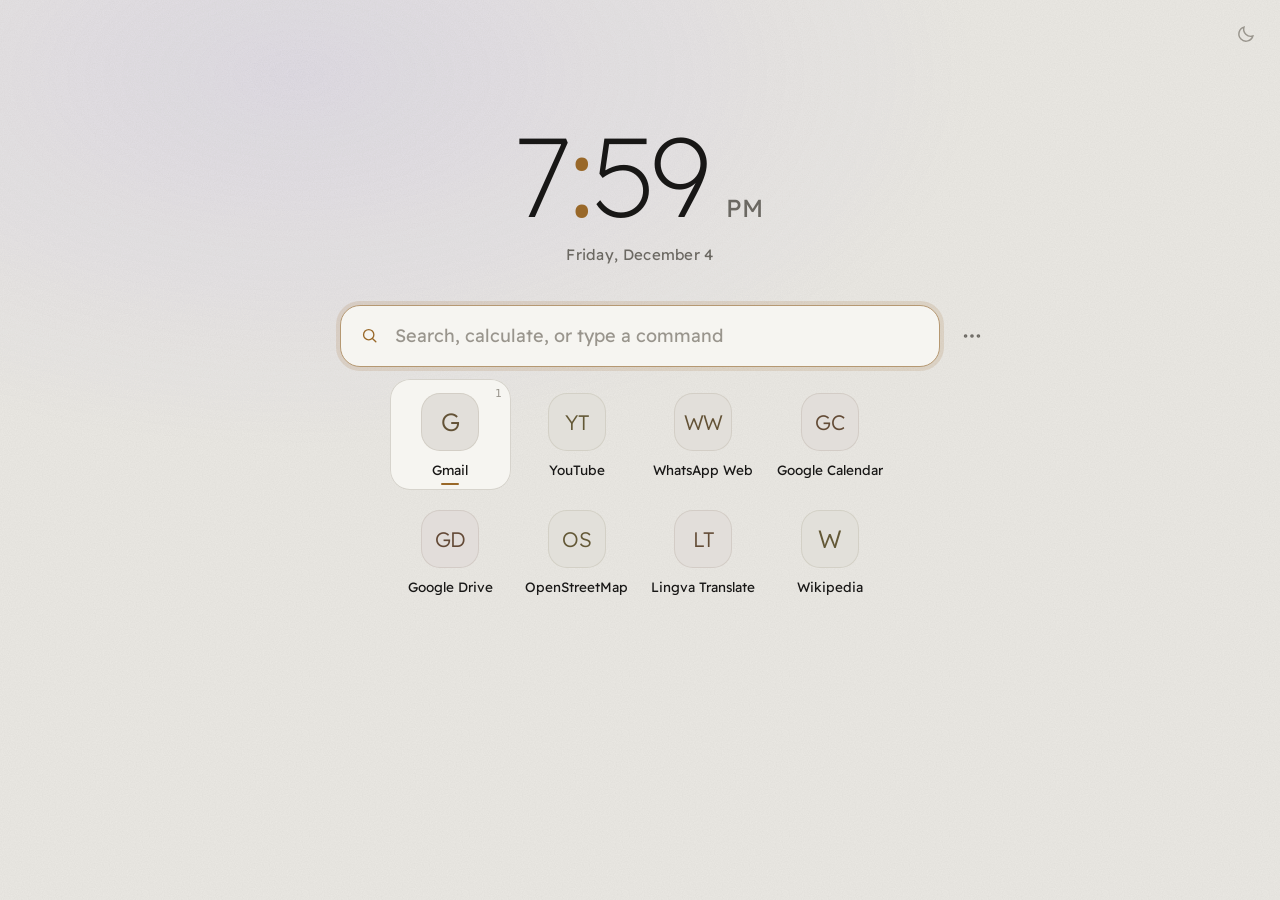
<file: index.html>
<!DOCTYPE html>
<html lang="en" dir="ltr">
<head>
  <meta charset="utf-8">
  <meta name="viewport" content="width=device-width, initial-scale=1, viewport-fit=cover, interactive-widget=resizes-content">
  <title>Tacit</title>
  <meta name="description" content="Tacit. A quiet start page for the web. Open anything, answer small questions, keep little things. Type, press Enter, done.">
  <meta http-equiv="Content-Security-Policy" content="default-src 'self'; script-src 'self'; style-src 'self'; img-src 'self' data:; font-src 'self'; connect-src 'self'; worker-src 'self' blob:; manifest-src 'self'; object-src 'none'; base-uri 'none'; form-action 'none'">
  <meta name="referrer" content="no-referrer">
  <meta name="color-scheme" content="light dark">
  <meta name="theme-color" content="#131211" media="(prefers-color-scheme: dark)">
  <meta name="theme-color" content="#ebe9e4" media="(prefers-color-scheme: light)">
  <link rel="manifest" href="manifest.webmanifest">
  <link rel="icon" href="icons/favicon.ico" sizes="48x48">
  <link rel="icon" href="icons/tacit.svg" type="image/svg+xml" sizes="any">
  <link rel="apple-touch-icon" href="icons/apple-touch-icon.png">
  <link rel="search" type="application/opensearchdescription+xml" href="opensearch.xml" title="Tacit">
  <link rel="preload" href="fonts/readex-latin.woff2" as="font" type="font/woff2" crossorigin>
  <script src="js/boot.js"></script>
  <link rel="stylesheet" href="css/tacit.css">
  <link rel="stylesheet" href="css/panel.css">
</head>
<body>
  <div id="sky" aria-hidden="true"></div>
  <button id="theme-button" class="icon-btn" type="button" aria-label="Switch theme">
    <svg class="sun" viewBox="0 0 24 24" aria-hidden="true"><circle cx="12" cy="12" r="4"/><path d="M12 3v2M12 19v2M3 12h2M19 12h2M5.6 5.6l1.4 1.4M17 17l1.4 1.4M5.6 18.4L7 17M17 7l1.4-1.4"/></svg>
    <svg class="moon" viewBox="0 0 24 24" aria-hidden="true"><path d="M19.5 14.2A7.8 7.8 0 0 1 9.8 4.5a7.8 7.8 0 1 0 9.7 9.7z"/></svg>
  </button>
  <main id="launcher" class="bar-top">
    <header id="hero">
      <div id="hero-clip">
        <div id="hero-body">
          <p id="greeting"></p>
          <div id="clock-block" aria-hidden="true" hidden>
            <div id="clock-time"></div>
            <div id="clock-date"></div>
          </div>
        </div>
      </div>
    </header>

    <form id="search-bar" role="search" autocomplete="off" action="#">
      <label for="search-input" class="visually-hidden">Search</label>
      <div class="field">
        <svg class="field-icon" viewBox="0 0 24 24" aria-hidden="true"><circle cx="11" cy="11" r="6.5"/><path d="M16 16l4 4"/></svg>
        <input id="search-input" type="search" placeholder="Search" enterkeyhint="go" dir="auto"
          autocomplete="off" autocorrect="off" autocapitalize="off" spellcheck="false"
          role="combobox" aria-expanded="true" aria-controls="results" aria-autocomplete="list">
        <kbd class="field-kbd" aria-hidden="true">/</kbd>
      </div>
      <button id="panel-button" class="icon-btn" type="button" aria-label="Panel">
        <svg viewBox="0 0 24 24" aria-hidden="true"><circle cx="5" cy="12" r="1.2"/><circle cx="12" cy="12" r="1.2"/><circle cx="19" cy="12" r="1.2"/></svg>
      </button>
    </form>

    <div id="engines" role="toolbar" aria-label="Search with" hidden></div>

    <section id="results-region" aria-label="Results">
      <div id="stack">
        <ul id="results" role="listbox" aria-label="Results"></ul>
        <div id="home" hidden></div>
      </div>
    </section>

    <div id="hint" role="status" aria-live="polite"></div>
  </main>

  <script src="js/normalize.js"></script>
  <script src="js/links.js"></script>
  <script src="js/providers.js"></script>
  <script src="js/catalog.js"></script>
  <script src="js/engine.js"></script>
  <script src="js/calc.js"></script>
  <script src="js/sensitive.js"></script>
  <script src="js/store.js"></script>
  <script src="js/i18n.js"></script>
  <script src="js/clipaccess.js"></script>
  <script src="js/color.js"></script>
  <script src="js/sky.js"></script>
  <script src="js/timers.js"></script>
  <script src="js/tools.js"></script>
  <script src="js/gen.js"></script>
  <script src="js/compose.js"></script>
  <script src="js/importers.js"></script>
  <script src="js/backup.js"></script>
  <script src="js/ui.js"></script>
  <script src="js/panel.js"></script>
  <script src="js/app.js"></script>
  <script src="js/start.js"></script>
</body>
</html>
</file>
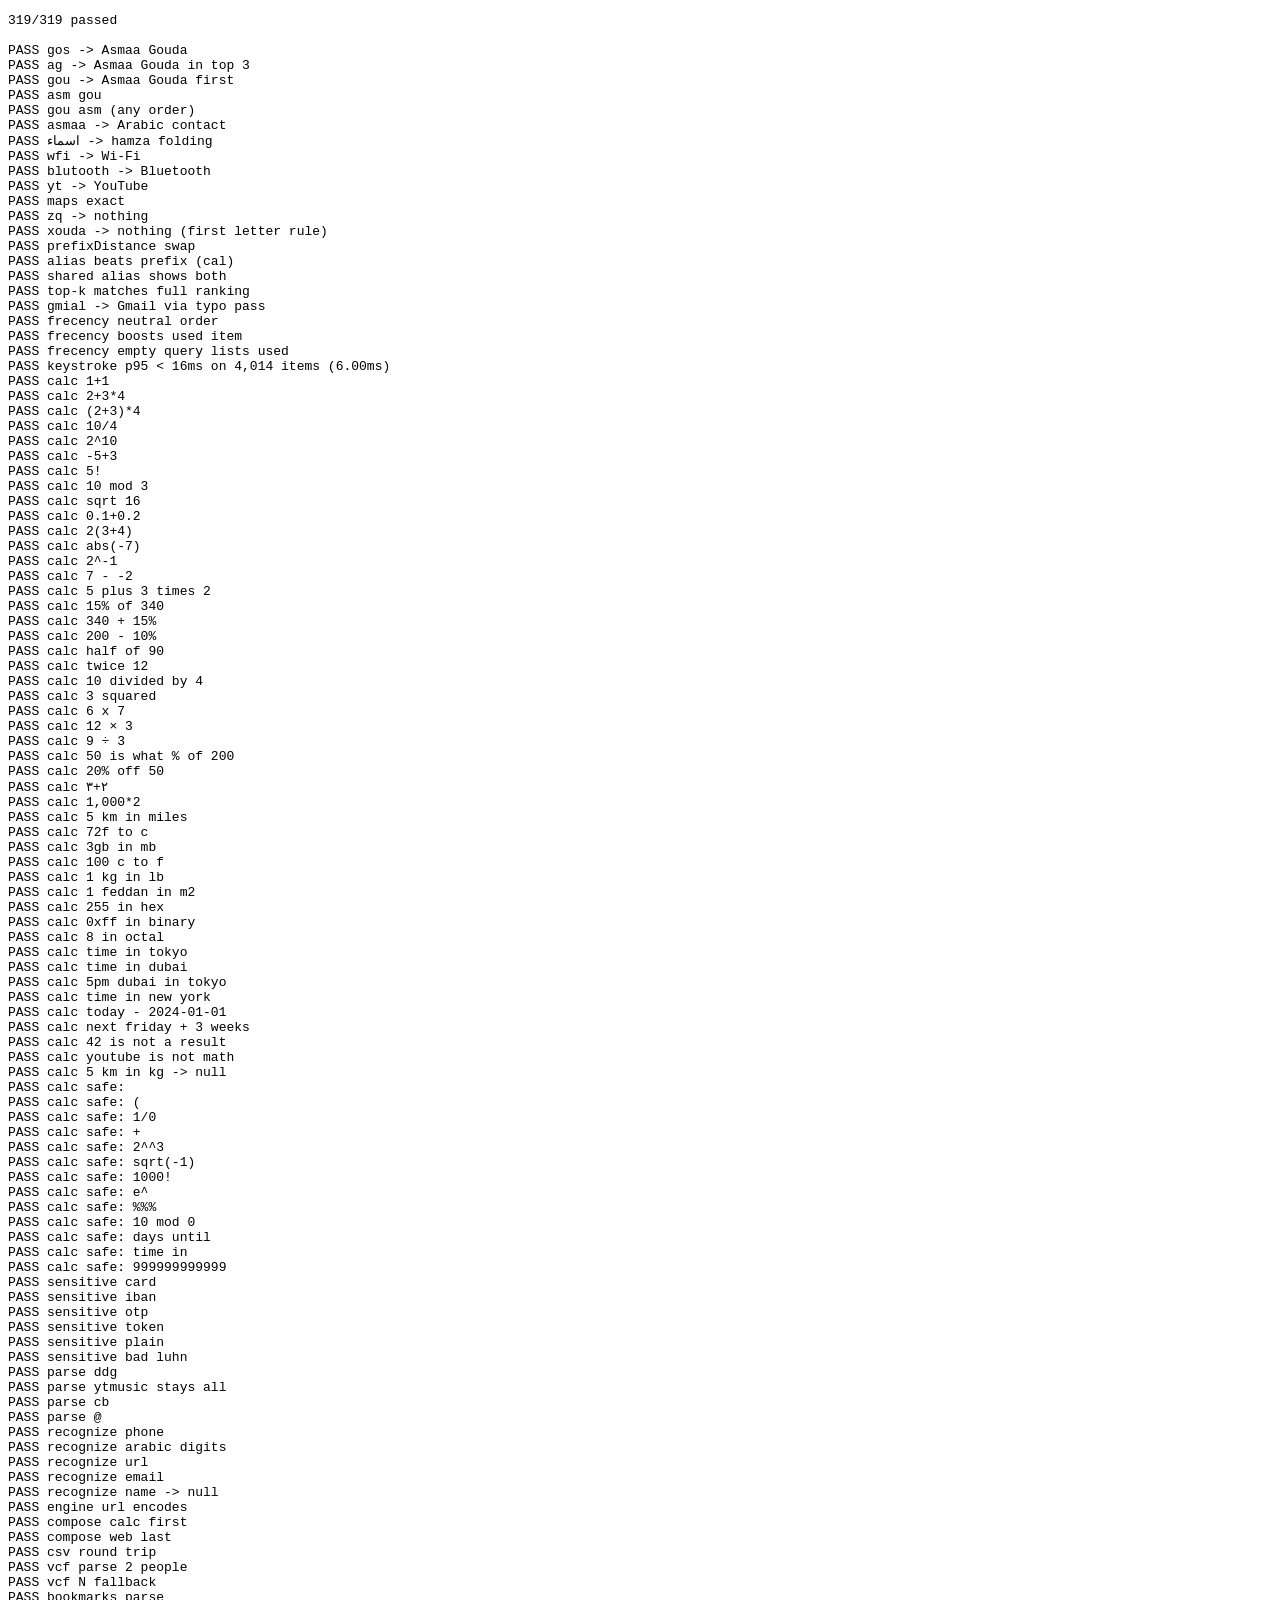
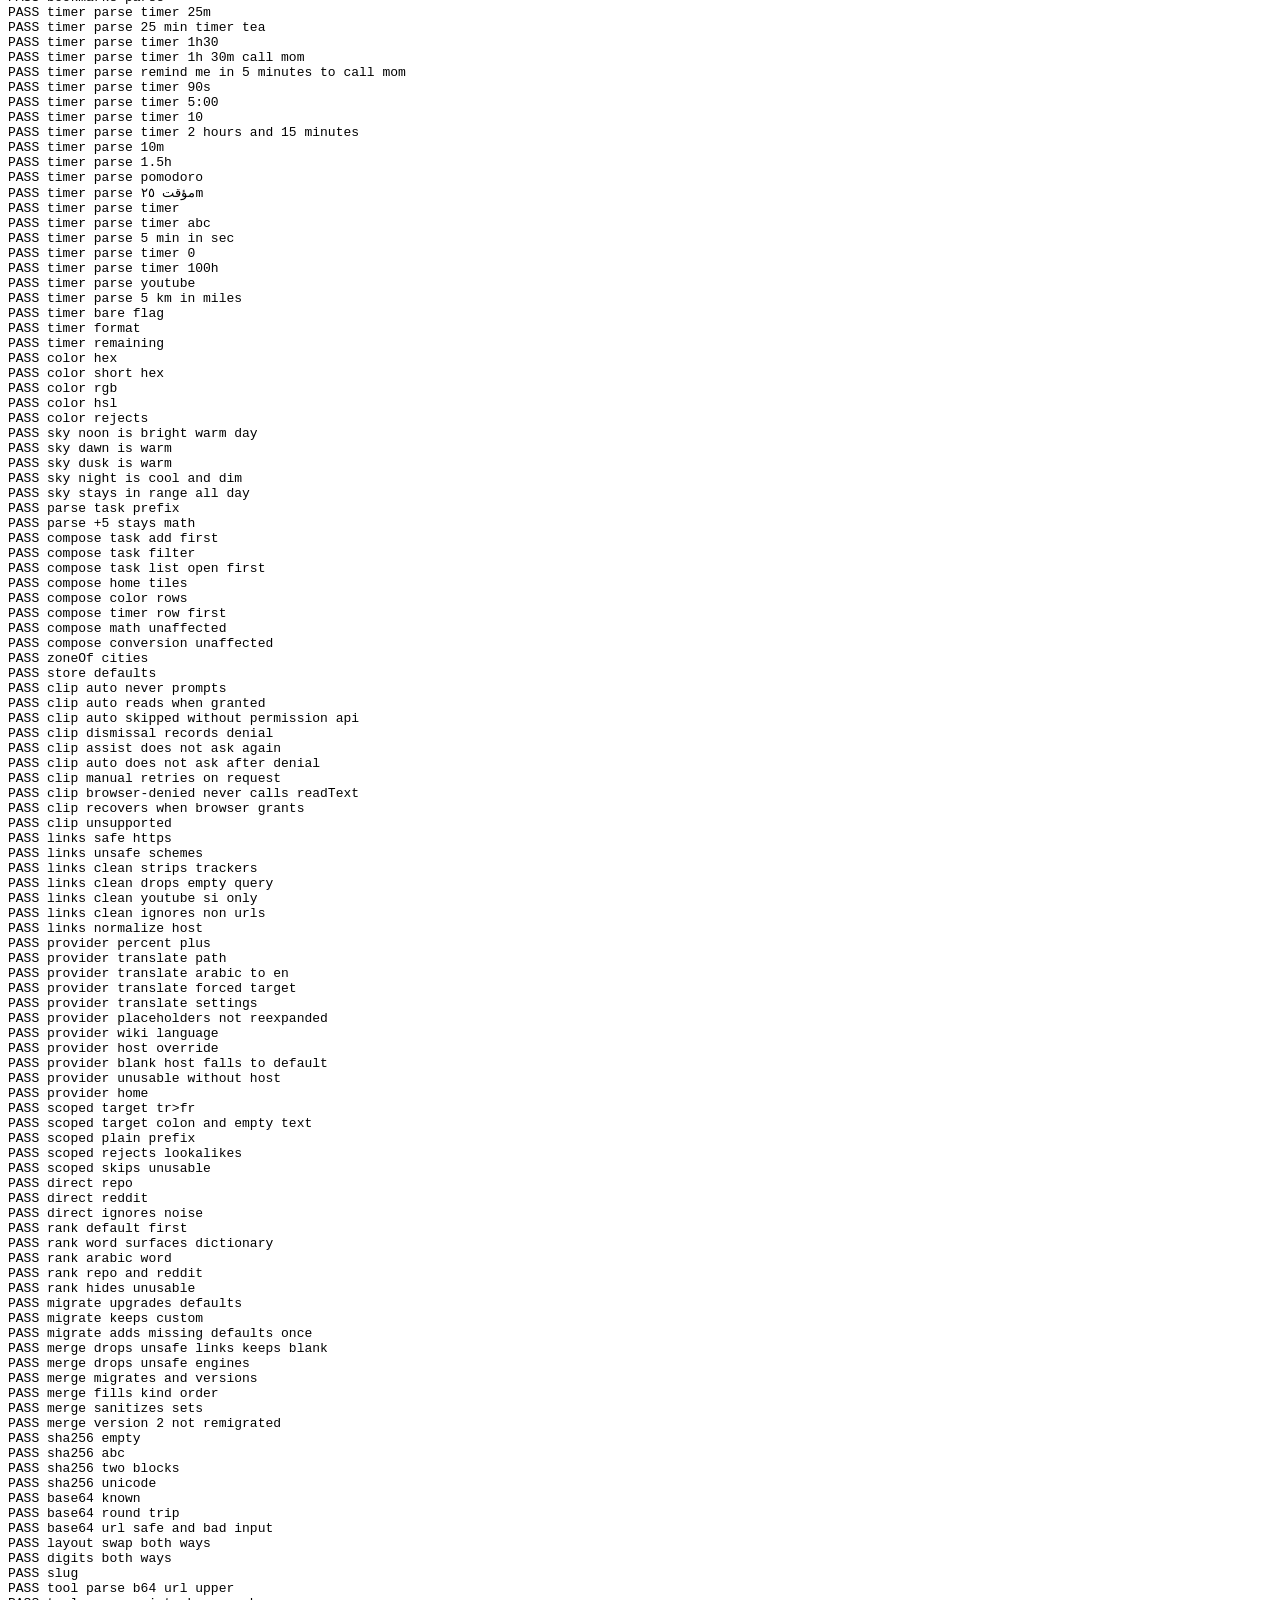
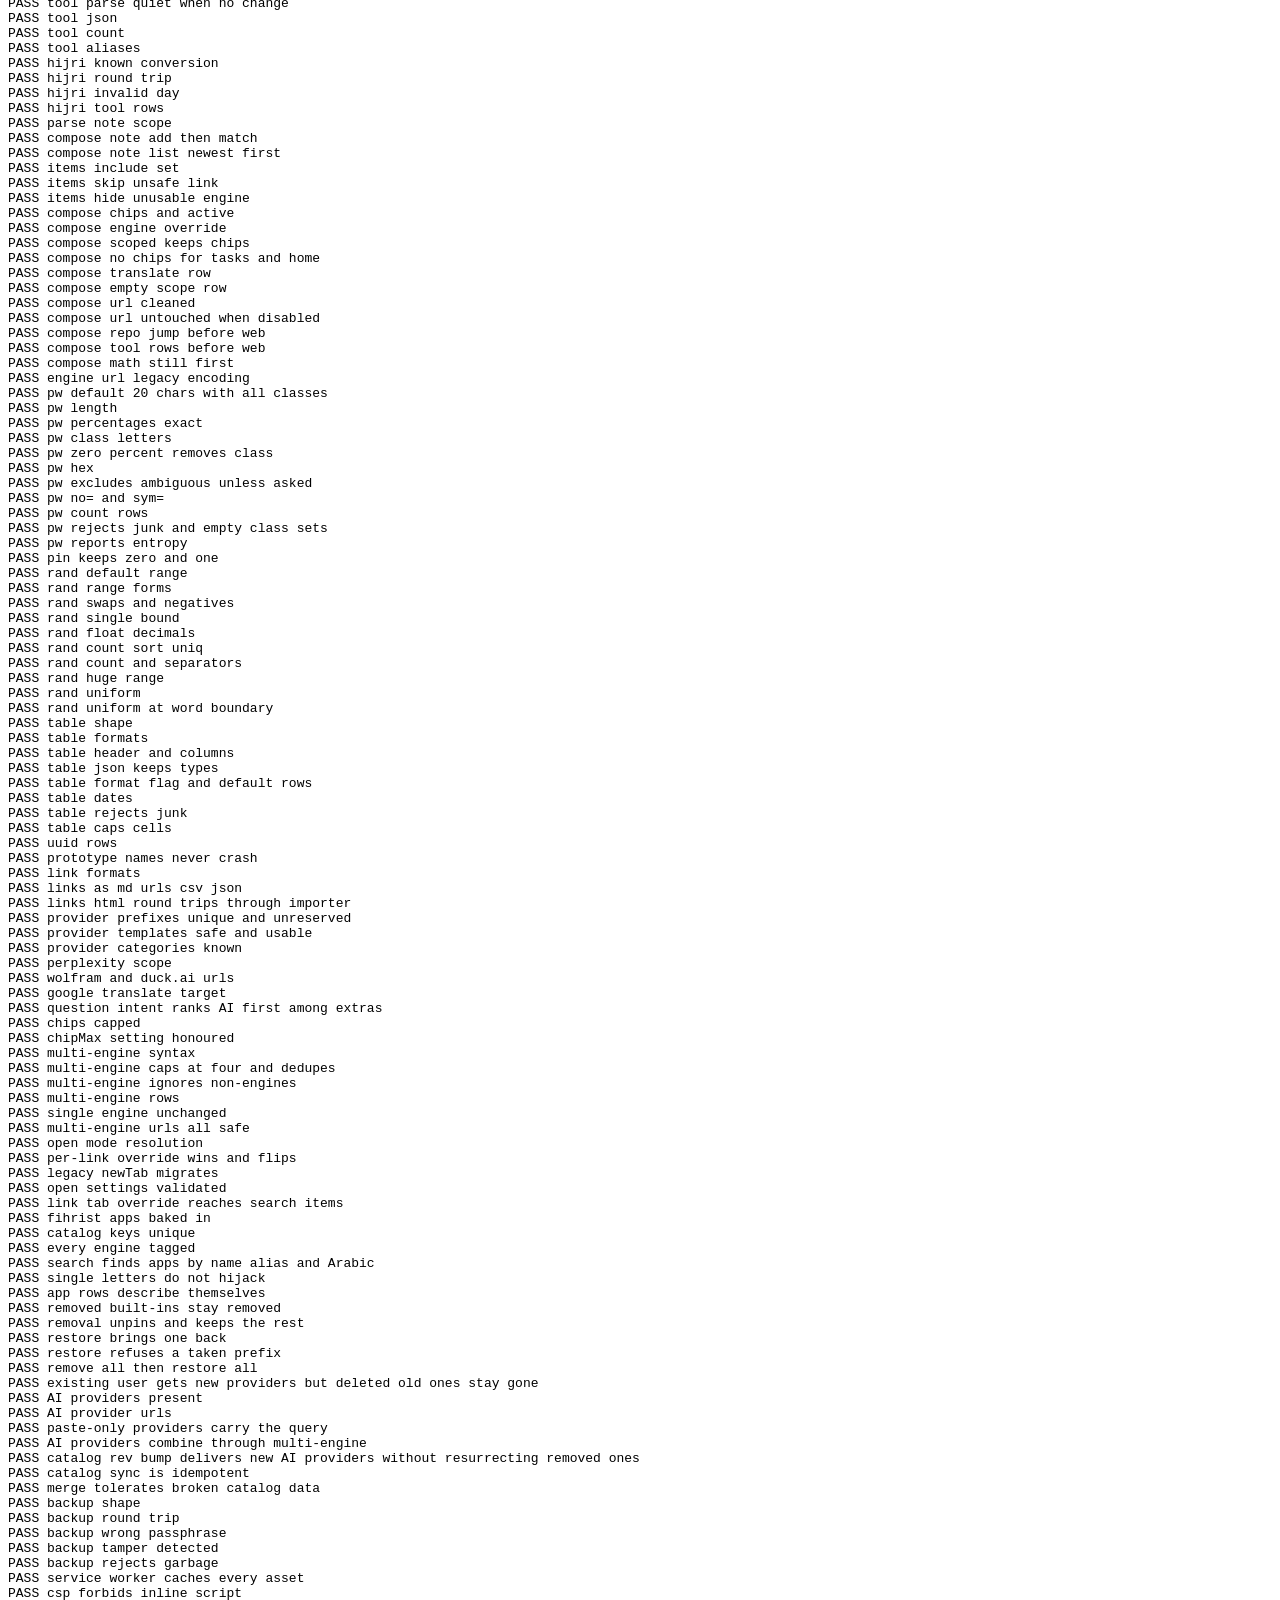
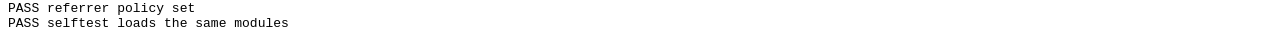
<file: selftest.html>
<!DOCTYPE html>
<html><head><meta charset="utf-8"><title>selftest</title></head>
<body>
<pre id="out"></pre>
<script src="js/normalize.js"></script>
<script src="js/links.js"></script>
<script src="js/providers.js"></script>
<script src="js/catalog.js"></script>
<script src="js/engine.js"></script>
<script src="js/calc.js"></script>
<script src="js/sensitive.js"></script>
<script src="js/store.js"></script>
<script src="js/i18n.js"></script>
<script src="js/clipaccess.js"></script>
<script src="js/color.js"></script>
<script src="js/sky.js"></script>
<script src="js/timers.js"></script>
<script src="js/tools.js"></script>
<script src="js/gen.js"></script>
<script src="js/compose.js"></script>
<script src="js/importers.js"></script>
<script src="js/backup.js"></script>
<script src="js/selftest.js"></script>
</body></html>
</file>
<file: css/tacit.css>
@font-face {
  font-family: "Readex Pro Variable";
  font-style: normal;
  font-display: swap;
  font-weight: 160 700;
  src: url("../fonts/readex-latin.woff2") format("woff2-variations");
  unicode-range: U+0000-00FF, U+0131, U+0152-0153, U+02BB-02BC, U+02C6, U+02DA, U+02DC, U+0304, U+0308, U+0329, U+2000-206F, U+20AC, U+2122, U+2191, U+2193, U+2212, U+2215, U+FEFF, U+FFFD;
}

@font-face {
  font-family: "Readex Pro Variable";
  font-style: normal;
  font-display: swap;
  font-weight: 160 700;
  src: url("../fonts/readex-arabic.woff2") format("woff2-variations");
  unicode-range: U+0600-06FF, U+0750-077F, U+0870-088E, U+0890-0891, U+0897-08E1, U+08E3-08FF, U+200C-200E, U+2010-2011, U+204F, U+2E41, U+FB50-FDFF, U+FE70-FE74, U+FE76-FEFC;
}

@property --sun-x { syntax: "<percentage>"; inherits: true; initial-value: 50%; }
@property --sun-y { syntax: "<percentage>"; inherits: true; initial-value: -6%; }
@property --sky-hue { syntax: "<number>"; inherits: true; initial-value: 205; }
@property --sky-i { syntax: "<number>"; inherits: true; initial-value: 0.7; }

:root {
  --bg: #ebe9e4;
  --fg: #181716;
  --muted: #6b6862;
  --faint: #99958d;
  --line: #d6d3cc;
  --surface: #e1dfd9;
  --raised: #f6f5f1;
  --hover: rgba(24, 23, 22, 0.05);
  --ring: rgba(24, 23, 22, 0.26);
  --hue: 34;
  --acc-s: 58%;
  --accent: hsl(var(--hue) var(--acc-s) 38%);
  --on-accent: #fff;
  --accent-soft: color-mix(in srgb, var(--accent) 15%, transparent);
  --tile-l: 87%;
  --tile-ink: 30%;
  --sky-hue: 34;
  --sky-i: 0.7;
  --sky-max: 0.3;
  --sky-l: 70%;
  --sun-x: 50%;
  --sun-y: -6%;
  --shadow: 0 16px 40px rgba(24, 23, 22, 0.14), 0 2px 6px rgba(24, 23, 22, 0.06);
  --ease: cubic-bezier(0.2, 0.7, 0.2, 1);
  --font: "Readex Pro Variable", "Readex Pro", system-ui, -apple-system, "Segoe UI", Roboto, "Noto Sans", "Noto Sans Arabic", "Helvetica Neue", Arial, sans-serif;
  --mono: ui-monospace, SFMono-Regular, Menlo, monospace;
  color-scheme: light;
}

:root[data-theme="dark"] {
  --bg: #131211;
  --fg: #ece8e1;
  --muted: #938f87;
  --faint: #625f5a;
  --line: #2a2826;
  --surface: #191817;
  --raised: #1f1d1b;
  --hover: rgba(236, 232, 225, 0.06);
  --ring: rgba(236, 232, 225, 0.26);
  --accent: hsl(var(--hue) calc(var(--acc-s) + 6%) 66%);
  --on-accent: #16120d;
  --tile-l: 16%;
  --tile-ink: 76%;
  --sky-max: 0.13;
  --sky-l: 52%;
  --shadow: 0 18px 44px rgba(0, 0, 0, 0.6), 0 0 0 1px #2e2c29;
  color-scheme: dark;
}

* { box-sizing: border-box; }

[hidden] { display: none !important; }

html, body {
  margin: 0;
  height: 100%;
  background: var(--bg);
  color: var(--fg);
  font-family: var(--font);
  font-size: 16px;
  -webkit-font-smoothing: antialiased;
  -webkit-tap-highlight-color: transparent;
}

:root[lang="ar"] body, :root[lang="ar"] body * { letter-spacing: 0 !important; }

button, input, textarea, select { font: inherit; color: inherit; }

button { cursor: pointer; }

:focus-visible { outline: 2px solid var(--accent); outline-offset: 2px; }

::selection { background: var(--accent); color: var(--on-accent); }

.visually-hidden {
  position: absolute !important;
  width: 1px; height: 1px; overflow: hidden;
  clip: rect(0 0 0 0); white-space: nowrap;
}

#sky {
  position: fixed;
  inset: 0;
  z-index: 0;
  pointer-events: none;
  background: radial-gradient(ellipse 72% 56% at var(--sun-x) var(--sun-y), hsl(var(--sky-hue) 56% var(--sky-l) / calc(var(--sky-i) * var(--sky-max))), transparent 74%);
  animation: sky-in 1.6s var(--ease) both;
  transition: --sun-x 2.4s var(--ease), --sun-y 2.4s var(--ease), --sky-hue 2.4s ease, --sky-i 2.4s ease;
}

#sky::after {
  content: "";
  position: absolute;
  inset: 0;
  opacity: 0.045;
  background-image: url("data:image/svg+xml,%3Csvg xmlns='http://www.w3.org/2000/svg' width='160' height='160'%3E%3Cfilter id='n'%3E%3CfeTurbulence type='fractalNoise' baseFrequency='.85' numOctaves='2' stitchTiles='stitch'/%3E%3CfeColorMatrix values='0 0 0 0 0 0 0 0 0 0 0 0 0 0 0 0 0 0 .9 0'/%3E%3C/filter%3E%3Crect width='100%25' height='100%25' filter='url(%23n)'/%3E%3C/svg%3E");
}

:root[data-theme="dark"] #sky::after { filter: invert(1); opacity: 0.05; }

@keyframes sky-in { from { opacity: 0; transform: translateY(-4%); } to { opacity: 1; transform: none; } }

#launcher {
  position: relative;
  z-index: 1;
  height: 100dvh;
  display: flex;
  flex-direction: column;
  max-width: 640px;
  margin: 0 auto;
  padding: max(20px, env(safe-area-inset-top)) 20px max(16px, env(safe-area-inset-bottom));
}

#launcher.bar-top #hero { order: 1; }
#launcher.bar-top #search-bar { order: 2; }
#launcher.bar-top #engines { order: 3; }
#launcher.bar-top #results-region { order: 4; }
#launcher.bar-top #hint { order: 5; }

#launcher.bar-bottom #hero { order: 1; }
#launcher.bar-bottom #results-region { order: 2; }
#launcher.bar-bottom #hint { order: 3; }
#launcher.bar-bottom #engines { order: 4; }
#launcher.bar-bottom #search-bar { order: 5; }

#hero {
  display: grid;
  grid-template-rows: 1fr;
  flex: 0 0 auto;
  transition: opacity 0.22s ease, visibility 0s linear 0s;
}

#hero-clip { overflow: hidden; min-height: 0; }

#hero-body {
  display: flex;
  flex-direction: column;
  align-items: center;
  text-align: center;
  padding: clamp(32px, 11vh, 120px) 0 clamp(18px, 4.5vh, 44px);
  transition: transform 0.3s var(--ease);
}

#launcher.searching #hero { opacity: 0; pointer-events: none; visibility: hidden; transition: opacity 0.18s ease, visibility 0s linear 0.18s; }

#launcher.searching #hero-body { transform: translateY(-8px); }

#launcher.bar-bottom #hero { transition: grid-template-rows 0.34s var(--ease), opacity 0.22s ease; }

#launcher.bar-bottom.searching #hero { grid-template-rows: 0fr; }

#launcher.bar-bottom #hero-body { padding-top: clamp(20px, 8vh, 72px); }

#greeting { margin: 0 0 18px; font-size: 14px; letter-spacing: 0.04em; color: var(--muted); }

#clock-block { user-select: none; }

#clock-time {
  font-size: clamp(64px, 14vw, 112px);
  font-weight: 200;
  letter-spacing: -0.05em;
  line-height: 1;
  font-variant-numeric: tabular-nums;
}

#clock-time .colon { color: var(--accent); font-weight: 300; margin-inline: 0.02em; }

#clock-time .period { font-size: 0.22em; font-weight: 400; letter-spacing: 0; margin-inline-start: 0.4em; color: var(--muted); }

#clock-date { color: var(--muted); font-size: 15px; letter-spacing: 0.02em; margin-top: 14px; }

#results-region {
  flex: 1;
  min-height: 0;
  overflow-y: auto;
  overscroll-behavior: contain;
  scrollbar-width: none;
}

#results-region::-webkit-scrollbar { display: none; }

#stack { min-height: 100%; display: flex; flex-direction: column; }

#launcher.bar-bottom #stack { justify-content: flex-end; }

#results { list-style: none; margin: 0; padding: 8px 0 6px; }

.result {
  position: relative;
  display: flex;
  align-items: center;
  gap: 14px;
  min-height: 60px;
  padding: 8px 12px;
  border-radius: 14px;
  cursor: pointer;
  user-select: none;
}

.result[aria-selected="true"] { background: var(--raised); box-shadow: inset 0 0 0 1px var(--line); }

.result[aria-selected="true"]::before {
  content: "";
  position: absolute;
  inset-inline-start: -1px;
  top: 14px;
  bottom: 14px;
  width: 3px;
  border-radius: 3px;
  background: var(--accent);
}

@media (hover: hover) {
  .result:hover { background: var(--raised); }
}

@media (hover: hover) and (pointer: fine) {
  .result[aria-selected="true"]:not(.person)::after {
    content: "↵";
    flex: 0 0 auto;
    margin-inline-start: auto;
    font: 12px/1 var(--mono);
    color: var(--muted);
    border: 1px solid var(--line);
    border-bottom-width: 2px;
    border-radius: 7px;
    padding: 4px 8px;
  }
}

.glyph {
  flex: 0 0 38px;
  width: 38px;
  height: 38px;
  border: 1px solid var(--line);
  border-radius: 12px;
  background: var(--bg);
  display: grid;
  place-items: center;
  font-size: 14px;
  font-weight: 500;
  overflow: hidden;
}

.result.person .glyph { border-radius: 50%; }

.result.pinned .glyph { border-color: var(--accent); }

.glyph svg { width: 18px; height: 18px; stroke: currentColor; fill: none; stroke-width: 1.6; stroke-linecap: round; stroke-linejoin: round; }

.swatch { width: 100%; height: 100%; display: block; }

.result.task.done .glyph, .result.task.done .title { color: var(--muted); }

.result.task.done .title { text-decoration: line-through; }

.result.task-add .glyph, .result.timer .glyph { color: var(--accent); }

.texts { flex: 1; min-width: 0; }

.title, .sub { white-space: nowrap; overflow: hidden; text-overflow: ellipsis; }

:root[dir="ltr"] .title, :root[dir="ltr"] .sub, :root[dir="ltr"] .menu-title { text-align: left; }

:root[dir="rtl"] .title, :root[dir="rtl"] .sub, :root[dir="rtl"] .menu-title { text-align: right; }

.title { font-size: 16px; font-weight: 400; }

.sub { font-size: 13px; color: var(--muted); margin-top: 2px; }

.result.calc .title, .result.timer .title { font-size: 28px; font-weight: 200; letter-spacing: -0.02em; font-variant-numeric: tabular-nums; }

.result.color .title { font-family: var(--mono); font-size: 15px; }

.result.tool .title { font-family: var(--mono); font-size: 14px; }

.result.tool .glyph, .result.note-add .glyph, .result.set .glyph { color: var(--accent); }

.actions { display: flex; gap: 2px; }

.action-btn {
  width: 40px;
  height: 40px;
  border: 0;
  background: transparent;
  border-radius: 50%;
  display: grid;
  place-items: center;
  color: var(--fg);
}

.action-btn:hover { background: var(--line); }

.action-btn svg { width: 18px; height: 18px; stroke: currentColor; fill: none; stroke-width: 1.6; stroke-linecap: round; stroke-linejoin: round; }

#results.tiles {
  display: grid;
  grid-template-columns: repeat(4, minmax(0, 1fr));
  gap: 6px;
  width: 100%;
  max-width: 500px;
  margin-inline: auto;
  padding: 6px 0 4px;
}

.tile {
  position: relative;
  display: flex;
  flex-direction: column;
  align-items: center;
  gap: 10px;
  padding: 14px 6px 12px;
  border-radius: 20px;
  cursor: pointer;
  user-select: none;
}

.tile .glyph {
  flex-basis: 58px;
  width: 58px;
  height: 58px;
  border-radius: 19px;
  font-size: 25px;
  font-weight: 300;
  border: 0;
  background: hsl(calc(var(--hue) + var(--o, 0)) calc(var(--acc-s) * 0.2) var(--tile-l));
  color: hsl(calc(var(--hue) + var(--o, 0)) calc(var(--acc-s) * 0.5) var(--tile-ink));
  box-shadow: inset 0 0 0 1px color-mix(in srgb, currentColor 12%, transparent);
}

.tile .glyph svg { width: 24px; height: 24px; }

.tile .glyph.duo { font-size: 21px; letter-spacing: -0.02em; }

.glyph.duo { font-size: 13px; letter-spacing: -0.01em; }

.tile .title { max-width: 100%; font-size: 13.5px; text-align: center !important; }

.tile[aria-selected="true"] { background: var(--raised); box-shadow: inset 0 0 0 1px var(--line); }

.tile[aria-selected="true"]::after {
  content: "";
  position: absolute;
  bottom: 5px;
  inset-inline: 0;
  margin-inline: auto;
  width: 18px;
  height: 2px;
  border-radius: 2px;
  background: var(--accent);
}

@media (hover: none) {
  .tile[aria-selected="true"] { background: transparent; box-shadow: none; }
  .tile[aria-selected="true"]::after { display: none; }
}

@media (hover: hover) {
  .tile:hover { background: var(--raised); }
}

.tile .num {
  position: absolute;
  top: 8px;
  inset-inline-end: 9px;
  border: 0;
  padding: 0;
  font-size: 11px;
  color: var(--faint);
  opacity: 0;
  transition: opacity 0.15s;
}

@media (hover: hover) and (pointer: fine) {
  .tile[aria-selected="true"] .num, .tile:hover .num { opacity: 1; }
}

#home { width: 100%; max-width: 520px; margin-inline: auto; padding-bottom: 14px; }

.block { border-top: 1px solid var(--line); margin-top: 16px; padding-top: 14px; min-width: 0; }

.block.wide { grid-column: 1 / -1; }

.block-head { display: flex; align-items: baseline; justify-content: space-between; margin-bottom: 8px; }

.block-head h2 { margin: 0; font-size: 14px; font-weight: 500; color: var(--muted); }

.block-head span { font-size: 13px; color: var(--faint); font-variant-numeric: tabular-nums; }

.tasks { list-style: none; margin: 0; padding: 0; }

.task { display: flex; align-items: center; gap: 12px; min-height: 40px; }

.task-check {
  position: relative;
  flex: 0 0 22px;
  width: 22px;
  height: 22px;
  padding: 0;
  border: 1.5px solid var(--ring);
  border-radius: 50%;
  background: transparent;
  transition: background-color 0.15s, border-color 0.15s;
}

.task-check:hover { border-color: var(--accent); }

.task.done .task-check { background: var(--accent); border-color: var(--accent); }

.task.done .task-check::after {
  content: "";
  position: absolute;
  inset-inline-start: 6.5px;
  top: 3px;
  width: 5px;
  height: 9px;
  border: solid var(--on-accent);
  border-width: 0 2px 2px 0;
  transform: rotate(45deg);
}

.task-text { flex: 1; min-width: 0; font-size: 15px; overflow-wrap: anywhere; padding-block: 6px; }

.task.done .task-text { color: var(--muted); text-decoration: line-through; }

.remove-btn {
  flex: 0 0 30px;
  width: 30px;
  height: 30px;
  display: grid;
  place-items: center;
  border: 0;
  border-radius: 50%;
  background: transparent;
  color: var(--faint);
  opacity: 0.6;
}

.remove-btn:hover { color: var(--fg); background: var(--surface); opacity: 1; }

.remove-btn svg { width: 15px; height: 15px; stroke: currentColor; fill: none; stroke-width: 1.8; stroke-linecap: round; }

@media (hover: hover) {
  .task .remove-btn { opacity: 0; }
  .task:hover .remove-btn, .task:focus-within .remove-btn { opacity: 0.7; }
}

.timers { list-style: none; margin: 0; padding: 0; }

.timer { display: flex; align-items: center; gap: 14px; min-height: 58px; }

.ring { flex: 0 0 44px; width: 44px; height: 44px; transform: rotate(-90deg); }

.ring circle { fill: none; stroke-width: 3; }

.ring .track { stroke: var(--line); }

.ring .prog { stroke: var(--accent); stroke-linecap: round; stroke-dasharray: 100; transition: stroke-dashoffset 1s linear; }

.timer .texts { flex: 1; min-width: 0; }

.timer .time { font-size: 24px; font-weight: 200; font-variant-numeric: tabular-nums; letter-spacing: -0.02em; line-height: 1.1; }

.timer.done .time { color: var(--accent); }

#search-bar {
  flex: 0 0 auto;
  display: flex;
  align-items: center;
  gap: 6px;
}

#launcher.bar-bottom #search-bar { padding-top: 8px; }

@media (min-width: 780px) {
  #search-bar { position: relative; }
  #search-bar #panel-button { position: absolute; inset-inline-start: calc(100% + 8px); top: 7px; }
  #launcher.bar-bottom #search-bar #panel-button { top: 15px; }
}

#launcher.bar-top #search-bar { padding-bottom: 6px; }

.field { position: relative; flex: 1; min-width: 0; display: flex; align-items: center; }

.field-icon {
  position: absolute;
  inset-inline-start: 20px;
  width: 19px;
  height: 19px;
  stroke: var(--muted);
  fill: none;
  stroke-width: 1.7;
  stroke-linecap: round;
  pointer-events: none;
  transition: stroke 0.15s;
}

.field:focus-within .field-icon { stroke: var(--accent); }

#search-input {
  width: 100%;
  height: 62px;
  padding: 0 56px;
  padding-inline-start: 54px;
  border: 1px solid var(--line);
  background: var(--raised);
  border-radius: 20px;
  font-size: 18px;
  font-weight: 400;
  outline: none;
  caret-color: var(--accent);
  text-overflow: ellipsis;
  box-shadow: 0 1px 2px rgba(0, 0, 0, 0.06);
  transition: border-color 0.15s, box-shadow 0.15s;
}

#search-input:focus { border-color: color-mix(in srgb, var(--accent) 55%, var(--line)); box-shadow: 0 0 0 4px var(--accent-soft); }

#search-input::placeholder { color: var(--faint); text-overflow: ellipsis; }

#search-input::-webkit-search-cancel-button { display: none; }

.field-kbd {
  position: absolute;
  inset-inline-end: 18px;
  border: 1px solid var(--line);
  border-bottom-width: 2px;
  color: var(--faint);
  opacity: 0;
  pointer-events: none;
  transition: opacity 0.15s;
}

@media (hover: hover) and (pointer: fine) {
  #search-input:placeholder-shown:not(:focus) ~ .field-kbd { opacity: 1; }
}

.icon-btn {
  width: 48px;
  height: 48px;
  border: 0;
  background: transparent;
  color: var(--muted);
  border-radius: 50%;
  display: grid;
  place-items: center;
}

.icon-btn:hover { color: var(--fg); background: var(--surface); }

.icon-btn svg { width: 22px; height: 22px; stroke: currentColor; fill: none; stroke-width: 1.6; stroke-linecap: round; }

#theme-button {
  position: fixed;
  z-index: 2;
  top: max(12px, env(safe-area-inset-top));
  inset-inline-end: max(12px, env(safe-area-inset-right));
  width: 44px;
  height: 44px;
  color: var(--faint);
}

#theme-button:hover, #theme-button:focus-visible { color: var(--fg); }

#theme-button svg {
  grid-area: 1 / 1;
  transition: transform 0.55s var(--ease), opacity 0.3s ease;
}

#theme-button .moon { opacity: 0; transform: rotate(-70deg) scale(0.5); }

:root[data-theme="light"] #theme-button .sun { opacity: 0; transform: rotate(70deg) scale(0.5); }

:root[data-theme="light"] #theme-button .moon { opacity: 1; transform: none; }

#engines {
  flex: 0 0 auto;
  display: flex;
  gap: 6px;
  overflow-x: auto;
  scrollbar-width: none;
  overscroll-behavior-x: contain;
  padding: 2px 2px 8px;
}

#engines::-webkit-scrollbar { display: none; }

#launcher.bar-bottom #engines { padding: 8px 2px 2px; }

.chip {
  flex: 0 0 auto;
  display: inline-flex;
  align-items: center;
  height: 32px;
  padding: 0 13px;
  border: 1px solid var(--line);
  background: transparent;
  border-radius: 999px;
  color: var(--muted);
  font-size: 13px;
  white-space: nowrap;
}

.chip[data-priv]::before {
  content: "";
  width: 6px;
  height: 6px;
  margin-inline-end: 7px;
  border-radius: 50%;
  background: var(--accent);
  opacity: 0.85;
}

@media (hover: hover) {
  .chip:hover { color: var(--fg); background: var(--surface); }
}

.chip[aria-pressed="true"] {
  color: var(--fg);
  background: var(--raised);
  border-color: color-mix(in srgb, var(--accent) 55%, var(--line));
}

.hint-action {
  border: 0;
  background: transparent;
  color: var(--accent);
  padding: 0 4px;
  text-decoration: underline;
  text-underline-offset: 3px;
}

#hint {
  flex: 0 0 auto;
  text-align: center;
  color: var(--muted);
  font-size: 13px;
  min-height: 20px;
  padding: 4px 0;
  transition: opacity 0.2s;
}

#hint:empty { opacity: 0; }

@keyframes pop {
  from { opacity: 0; transform: translateY(-4px) scale(0.98); }
  to { opacity: 1; transform: none; }
}

.menu {
  position: fixed;
  z-index: 20;
  min-width: 200px;
  max-width: calc(100vw - 24px);
  max-height: min(70vh, 420px);
  overflow-y: auto;
  scrollbar-width: thin;
  padding: 6px;
  background: var(--raised);
  border: 1px solid var(--line);
  border-radius: 14px;
  box-shadow: var(--shadow);
  animation: pop 0.14s var(--ease);
}

.menu-title { padding: 8px 12px 6px; font-size: 12px; color: var(--muted); white-space: nowrap; overflow: hidden; text-overflow: ellipsis; }

.menu button {
  display: flex;
  align-items: center;
  gap: 10px;
  width: 100%;
  min-height: 38px;
  text-align: start;
  border: 0;
  background: transparent;
  padding: 8px 12px;
  border-radius: 9px;
  font-size: 14.5px;
}

.menu button:focus-visible { outline: none; }

.menu button[data-active], .menu button:hover { background: var(--surface); }

.menu-list button { padding-inline-start: 8px; }

.menu-label { flex: 1; min-width: 0; overflow: hidden; text-overflow: ellipsis; white-space: nowrap; text-align: start; }

.check { flex: 0 0 16px; width: 16px; height: 16px; display: grid; place-items: center; opacity: 0; }

.menu button[aria-selected="true"] .check { opacity: 1; color: var(--accent); }

.check svg, .caret svg { width: 16px; height: 16px; stroke: currentColor; fill: none; stroke-width: 1.8; stroke-linecap: round; stroke-linejoin: round; }

.select {
  display: inline-flex;
  align-items: center;
  justify-content: space-between;
  gap: 10px;
  min-width: 150px;
  max-width: 220px;
  height: 38px;
  padding: 0 10px;
  padding-inline-start: 14px;
  border: 1px solid var(--line);
  background: var(--surface);
  border-radius: 11px;
  font-size: 14.5px;
}

.select:hover { border-color: var(--ring); }

.select[aria-expanded="true"], .select:focus-visible { border-color: var(--accent); outline: none; }

.select-label { overflow: hidden; text-overflow: ellipsis; white-space: nowrap; text-align: start; }

.caret { display: grid; place-items: center; color: var(--muted); transition: transform 0.15s var(--ease); }

.select[aria-expanded="true"] .caret { transform: rotate(180deg); }

.dialog-backdrop {
  position: fixed;
  inset: 0;
  z-index: 30;
  background: rgba(10, 9, 8, 0.52);
  display: grid;
  place-items: center;
  padding: 16px;
  animation: fade 0.14s ease-out;
}

.dialog {
  width: min(440px, 100%);
  background: var(--raised);
  border: 1px solid var(--line);
  border-radius: 20px;
  padding: 22px;
  box-shadow: var(--shadow);
  animation: pop 0.16s var(--ease);
}

.dialog h2 { margin: 0 0 14px; font-size: 17px; font-weight: 500; }

.dialog input, .dialog textarea {
  width: 100%;
  border: 1px solid var(--line);
  background: var(--surface);
  border-radius: 12px;
  padding: 11px 14px;
  margin-bottom: 10px;
  outline: none;
  transition: border-color 0.15s;
}

.dialog input:focus, .dialog textarea:focus { border-color: var(--accent); }

.dialog textarea { min-height: 120px; resize: vertical; }

.dialog .row-end { display: flex; justify-content: flex-end; gap: 8px; margin-top: 8px; }

.btn {
  height: 38px;
  border: 1px solid var(--line);
  background: transparent;
  border-radius: 999px;
  padding: 0 16px;
  font-size: 14px;
}

.btn:hover { background: var(--surface); border-color: var(--ring); }

.btn.primary { background: var(--fg); color: var(--bg); border-color: var(--fg); }

.btn.primary:hover { opacity: 0.86; background: var(--fg); }

.btn.danger:hover { border-color: currentColor; }

.keys-list { display: grid; grid-template-columns: auto 1fr; gap: 8px 16px; font-size: 14px; }

kbd {
  font-family: var(--mono);
  font-size: 12px;
  border: 1px solid var(--line);
  border-bottom-width: 2px;
  border-radius: 7px;
  padding: 2px 7px;
  white-space: nowrap;
}

@media (max-width: 620px) {
  #launcher { padding-inline: 14px; }
  #search-input { height: 58px; font-size: 17px; }
  #results.tiles { gap: 2px; }
  .tile { padding-inline: 2px; }
  .tile .glyph { flex-basis: 54px; width: 54px; height: 54px; }
}

@media (max-height: 640px) {
  #hero-body { padding-top: 28px; padding-bottom: 14px; }
  #clock-time { font-size: clamp(56px, 12vw, 80px); }
}

@media (max-height: 520px) {
  #launcher.bar-top #hero { display: none; }
}

@keyframes fade { from { opacity: 0; } to { opacity: 1; } }

.btn:active, .tool-btn:active, .icon-btn:active, .action-btn:active, .tab:active, .select:active, .task-check:active { transform: scale(0.94); }

.result:active, .tile:active { transform: scale(0.985); }

.btn, .tool-btn, .icon-btn, .action-btn, .tab, .select, .result, .tile, .remove-btn { transition-property: background-color, border-color, color, opacity, transform, box-shadow; transition-duration: 0.12s; }

::view-transition-old(root), ::view-transition-new(root) { animation-duration: 0.22s; animation-timing-function: ease-out; }

@media (prefers-reduced-motion: reduce) {
  *, *::before, *::after { transition: none !important; animation: none !important; }
}
</file>
<file: css/panel.css>
#panel {
  position: fixed;
  inset: 0;
  z-index: 10;
  background: var(--bg);
  display: flex;
  flex-direction: column;
  animation: rise 0.18s var(--ease);
}

@keyframes rise { from { opacity: 0; transform: translateY(8px); } to { opacity: 1; transform: none; } }

#panel[hidden] { display: none; }

.panel-head {
  display: flex;
  align-items: center;
  gap: 8px;
  padding: max(12px, env(safe-area-inset-top)) 16px 8px;
  max-width: 1100px;
  width: 100%;
  margin: 0 auto;
}

.panel-head h1 { font-size: 20px; font-weight: 600; letter-spacing: -0.015em; margin: 0; flex: 1; }

.panel-tabs {
  display: flex;
  gap: 6px;
  overflow-x: auto;
  scrollbar-width: none;
  padding: 4px 16px 14px;
  max-width: 1100px;
  width: 100%;
  margin: 0 auto;
}

.panel-tabs::-webkit-scrollbar { display: none; }

.tab {
  display: inline-flex;
  align-items: center;
  gap: 8px;
  flex: 0 0 auto;
  height: 40px;
  min-width: 40px;
  padding: 0 11px;
  border: 0;
  background: transparent;
  border-radius: 999px;
  color: var(--muted);
  font-size: 14px;
  white-space: nowrap;
  transition: background-color 0.12s, color 0.12s;
}

.tab:hover { background: var(--surface); color: var(--fg); }

.tab[aria-selected="true"] { background: var(--fg); color: var(--bg); padding-inline: 14px; }

.tab-icon { display: grid; place-items: center; }

.tab-icon svg { width: 19px; height: 19px; stroke: currentColor; fill: none; stroke-width: 1.6; stroke-linecap: round; stroke-linejoin: round; }

.tab-label { display: none; }

.tab[aria-selected="true"] .tab-label { display: inline; }

.panel-body {
  flex: 1;
  overflow-y: auto;
  overscroll-behavior: contain;
  scrollbar-width: thin;
  padding: 0 16px max(24px, env(safe-area-inset-bottom));
}

.panel-inner { max-width: 1100px; margin: 0 auto; }

.toolbar {
  display: flex;
  flex-wrap: wrap;
  gap: 8px;
  align-items: center;
  padding: 4px 0 12px;
}

.toolbar input[type="search"] {
  flex: 1 1 200px;
  min-width: 0;
  height: 38px;
  padding: 0 16px;
  border: 1px solid var(--line);
  background: var(--surface);
  border-radius: 999px;
  outline: none;
  transition: border-color 0.15s, box-shadow 0.15s;
}

.toolbar input[type="search"]:focus { border-color: color-mix(in srgb, var(--accent) 55%, var(--line)); box-shadow: 0 0 0 4px var(--accent-soft); }

.tool-btn {
  display: grid;
  place-items: center;
  flex: 0 0 auto;
  width: 38px;
  height: 38px;
  border: 1px solid var(--line);
  background: transparent;
  border-radius: 50%;
  color: var(--fg);
  transition: background-color 0.12s, border-color 0.12s, opacity 0.12s;
}

.tool-btn:hover { background: var(--surface); border-color: var(--ring); }

.tool-btn.primary { background: var(--fg); color: var(--bg); border-color: var(--fg); }

.tool-btn.primary:hover { background: var(--fg); opacity: 0.86; }

.tool-btn svg { width: 18px; height: 18px; stroke: currentColor; fill: none; stroke-width: 1.7; stroke-linecap: round; stroke-linejoin: round; }

.note { color: var(--muted); font-size: 13px; line-height: 1.55; margin: 4px 0 12px; }

.note.warn { color: var(--fg); }

.shared { font-size: 13px; color: var(--muted); padding: 0 0 10px; }

.shared b { color: var(--fg); font-weight: 500; }

.table-wrap {
  border: 1px solid var(--line);
  border-radius: 16px;
  overflow: auto;
  scrollbar-width: thin;
}

table.grid {
  border-collapse: collapse;
  width: 100%;
  min-width: 640px;
  font-size: 14px;
}

.grid th {
  position: sticky;
  top: 0;
  background: var(--surface);
  text-align: start;
  font-weight: 500;
  font-size: 12px;
  letter-spacing: 0.01em;
  color: var(--muted);
  padding: 10px;
  border-bottom: 1px solid var(--line);
  z-index: 1;
}

.grid td { border-bottom: 1px solid var(--line); padding: 0; vertical-align: top; }

.grid tr:last-child td { border-bottom: 0; }

.grid td input, .grid td textarea, .grid td select {
  width: 100%;
  border: 0;
  background: transparent;
  padding: 10px;
  outline: none;
  min-height: 42px;
  resize: vertical;
}

.grid td textarea { min-height: 42px; height: 42px; line-height: 1.4; }

.grid td select { min-width: 108px; cursor: pointer; color: var(--fg); font: inherit; }
.grid td input:focus, .grid td textarea:focus, .grid td select:focus { background: var(--surface); box-shadow: inset 0 0 0 1px var(--accent); }

.grid td.readonly { padding: 12px 10px; color: var(--fg); white-space: nowrap; }

.grid td.readonly small { color: var(--muted); display: block; font-size: 12px; }

.grid td.cell-center { text-align: center; vertical-align: middle; width: 56px; }

.grid td.cell-center input[type="checkbox"] {
  -webkit-appearance: none;
  appearance: none;
  position: relative;
  width: 18px;
  height: 18px;
  min-height: 0;
  padding: 0;
  margin: 0;
  border: 1.5px solid var(--ring);
  border-radius: 6px;
  background: transparent;
  cursor: pointer;
  transition: background-color 0.12s, border-color 0.12s;
}

.grid td.cell-center input[type="checkbox"]:checked { background: var(--accent); border-color: var(--accent); }

.grid td.cell-center input[type="checkbox"]:checked::after {
  content: "";
  position: absolute;
  left: 5px;
  top: 1.5px;
  width: 4px;
  height: 8px;
  border: solid var(--on-accent);
  border-width: 0 2px 2px 0;
  transform: rotate(45deg);
}

.grid td.cell-center input[type="checkbox"]:focus-visible { outline: 2px solid var(--fg); outline-offset: 2px; box-shadow: none; }

.row-remove {
  border: 0;
  background: transparent;
  color: var(--muted);
  width: 36px;
  height: 36px;
  border-radius: 50%;
  margin: 3px;
  font-size: 18px;
  transition: background-color 0.1s, color 0.1s;
}

.row-remove:hover { color: var(--fg); background: var(--surface); }

.conflict input { box-shadow: inset 3px 0 0 var(--accent); }

.settings { display: grid; gap: 28px; grid-template-columns: repeat(auto-fit, minmax(300px, 1fr)); }

.settings section h2 {
  font-size: 13px;
  color: var(--muted);
  font-weight: 500;
  margin: 8px 0 4px;
}

.setting {
  display: flex;
  align-items: center;
  justify-content: space-between;
  gap: 16px;
  min-height: 54px;
  border-bottom: 1px solid var(--line);
  font-size: 15px;
}

.setting label { flex: 1; }

.setting input[type="text"], .setting input[type="number"] {
  height: 38px;
  border: 1px solid var(--line);
  background: var(--surface);
  border-radius: 11px;
  padding: 0 12px;
  max-width: 180px;
  outline: none;
  font-size: 14.5px;
  transition: border-color 0.15s;
}

.setting input[type="number"] { width: 90px; -moz-appearance: textfield; appearance: textfield; text-align: center; }

.setting input[type="number"]::-webkit-inner-spin-button,
.setting input[type="number"]::-webkit-outer-spin-button { -webkit-appearance: none; margin: 0; }

.setting input:hover { border-color: var(--ring); }

.setting input:focus { border-color: var(--accent); }

.switch { position: relative; width: 44px; height: 26px; flex: 0 0 44px; }

.switch input { opacity: 0; width: 100%; height: 100%; margin: 0; position: absolute; cursor: pointer; z-index: 1; }

.switch span {
  position: absolute;
  inset: 0;
  border-radius: 999px;
  border: 1px solid var(--line);
  background: var(--surface);
  transition: background-color 0.18s, border-color 0.18s;
}

.switch span::after {
  content: "";
  position: absolute;
  top: 3px;
  inset-inline-start: 3px;
  width: 18px;
  height: 18px;
  border-radius: 50%;
  background: var(--muted);
  transition: transform 0.2s var(--ease), background-color 0.18s;
}

.switch input:checked + span { background: var(--accent); border-color: var(--accent); }

.switch input:checked + span::after { background: var(--on-accent); transform: translateX(18px); }

:root[dir="rtl"] .switch input:checked + span::after { transform: translateX(-18px); }

.switch input:focus-visible + span { outline: 2px solid var(--accent); outline-offset: 2px; }

.order-list { display: flex; flex-wrap: wrap; gap: 6px; padding: 12px 0; }

.order-chip {
  display: inline-flex;
  align-items: center;
  gap: 2px;
  border: 1px solid var(--line);
  border-radius: 999px;
  padding: 2px 4px;
  padding-inline-start: 12px;
  font-size: 13px;
}

.order-chip button { border: 0; background: transparent; width: 26px; height: 26px; border-radius: 50%; color: var(--muted); transition: background-color 0.1s, color 0.1s; }

.order-chip button:hover { color: var(--fg); background: var(--surface); }

.data-grid { display: grid; gap: 12px; grid-template-columns: repeat(auto-fit, minmax(280px, 1fr)); }

.card { border: 1px solid var(--line); border-radius: 16px; padding: 16px; }

.card h3 { font-size: 15px; font-weight: 600; letter-spacing: -0.01em; margin: 0 0 6px; }

.card code {
  display: block;
  font-family: var(--mono);
  font-size: 12px;
  background: var(--surface);
  border-radius: 10px;
  padding: 9px 12px;
  word-break: break-all;
  margin: 8px 0;
  direction: ltr;
  text-align: left;
}

.card .toolbar { padding: 6px 0 0; }

@media (max-width: 520px) {
  .panel-head, .panel-tabs, .panel-body { padding-inline: 10px; }
}

.grid td input.conflict, .grid td textarea.conflict { border-color: var(--accent); }

.lib { margin-bottom: 18px; }
.lib-head { display: flex; align-items: center; gap: 10px; flex-wrap: wrap; margin-bottom: 4px; }
.lib-head h3 { margin: 0; flex: 1 1 auto; }
.lib-count { color: var(--muted); font-size: 12.5px; font-variant-numeric: tabular-nums; }
.lib-group { margin: 16px 0 8px; font-size: 11.5px; font-weight: 600; letter-spacing: 0.06em; text-transform: uppercase; color: var(--muted); }
.pills { display: flex; flex-wrap: wrap; gap: 7px; }
.pill {
  display: inline-flex; align-items: center; gap: 7px; padding: 7px 13px; border: 1px solid var(--line); border-radius: 999px;
  background: transparent; color: var(--muted); font: inherit; font-size: 13.5px; cursor: pointer;
  text-decoration: line-through; text-decoration-color: color-mix(in srgb, var(--muted) 55%, transparent);
  transition: background-color 0.12s, border-color 0.12s, color 0.12s, transform 0.12s;
}
.pill:hover { border-color: var(--ring); color: var(--fg); }
.pill[aria-pressed="true"] { background: var(--surface); border-color: var(--ring); color: var(--fg); text-decoration: none; }
.pill:active { transform: scale(0.95); }
.pill-tag { font-size: 11px; color: var(--muted); font-family: ui-monospace, SFMono-Regular, Menlo, monospace; }
</file>
